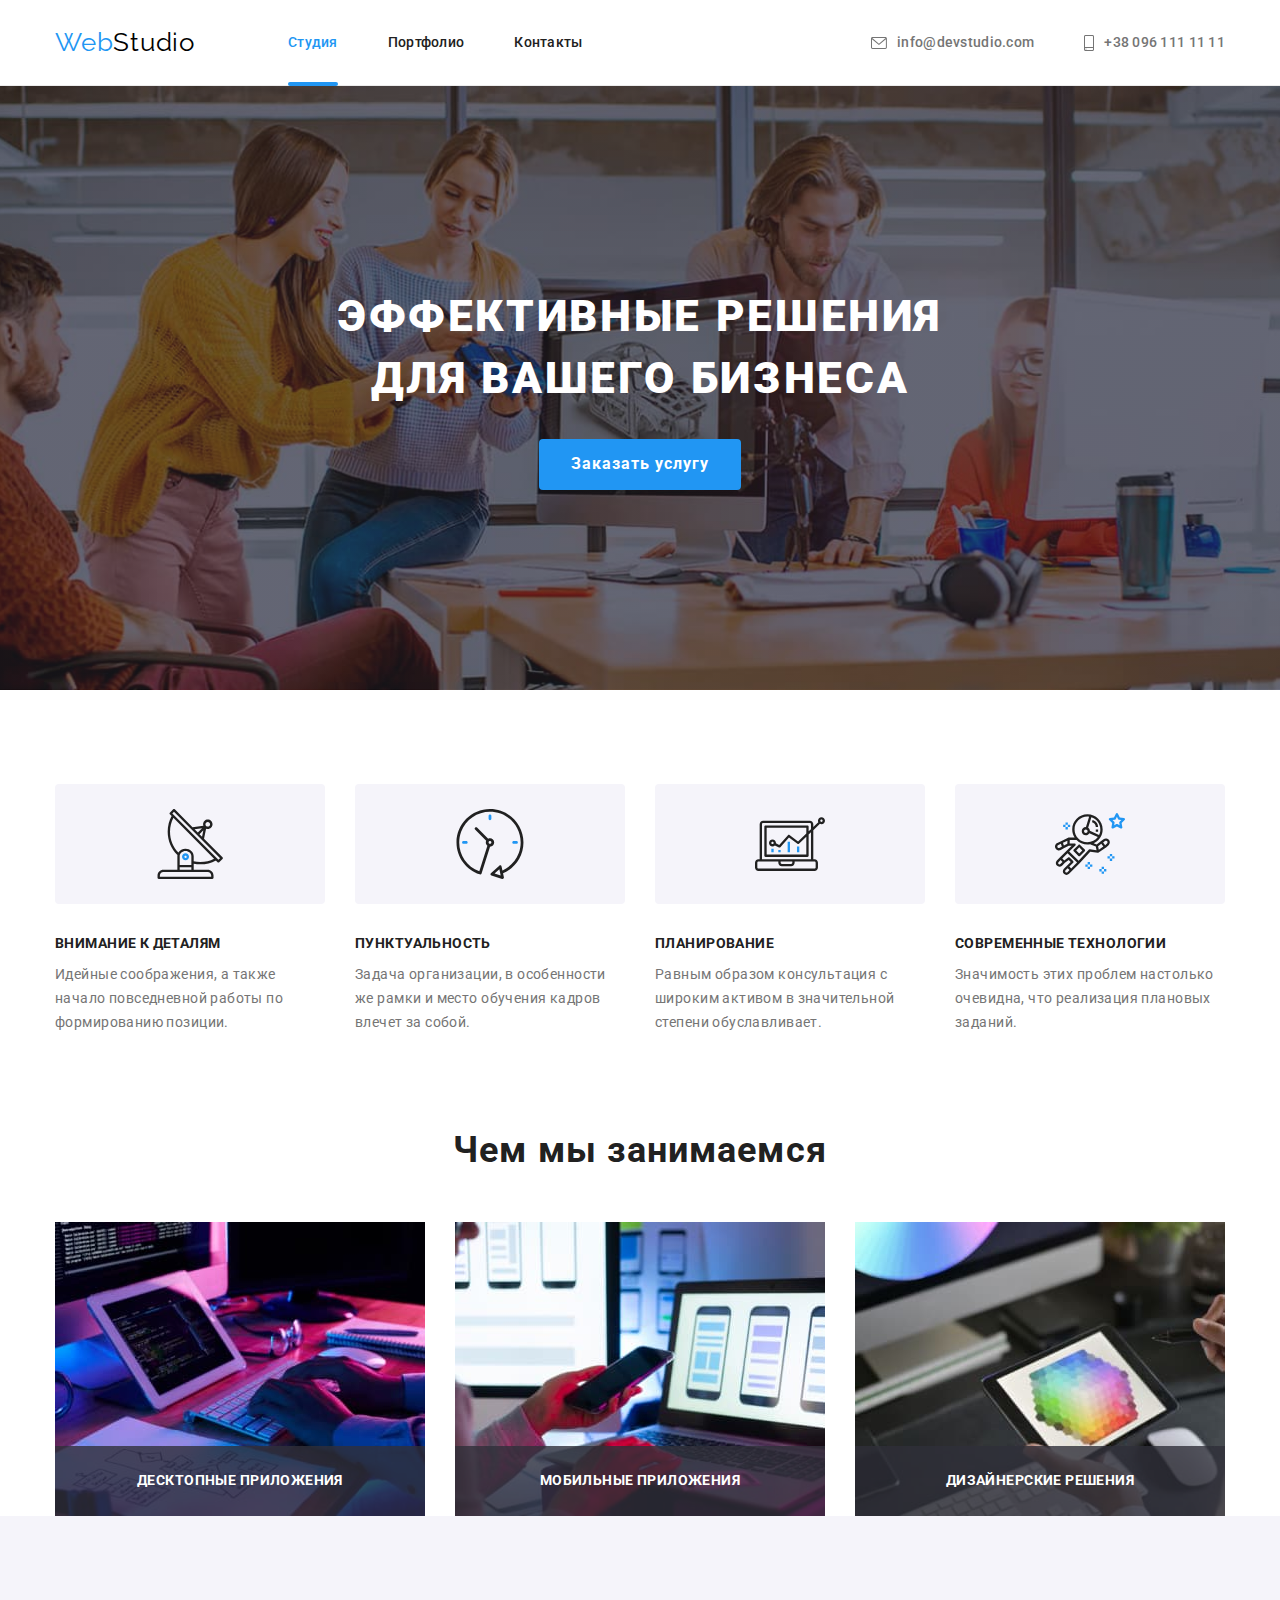
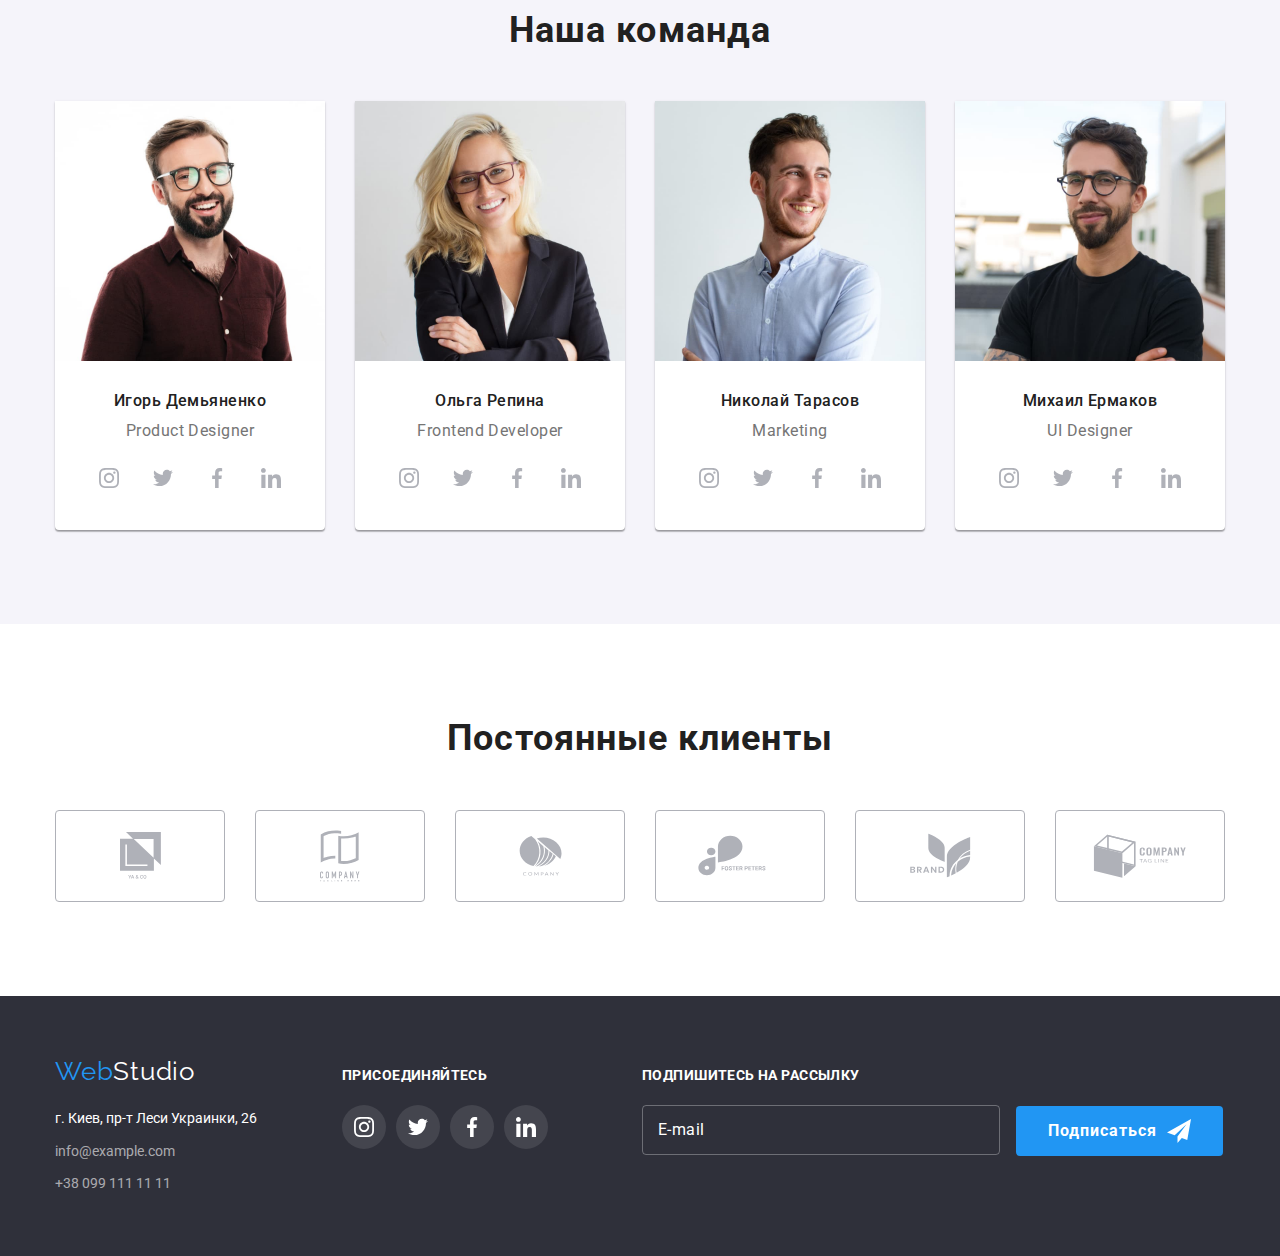
<file: index.html>
<!DOCTYPE html>
<html lang="ru">

<head>
  <meta charset="UTF-8" />
  <meta http-equiv="X-UA-Compatible" content="IE=edge" />
  <meta name="viewport" content="width=device-width, initial-scale=1.0" />
  <title>WebStudio</title>
  <link rel="preconnect" href="https://fonts.googleapis.com">
  <link rel="preconnect" href="https://fonts.gstatic.com" crossorigin>
  <link href="https://fonts.googleapis.com/css2?family=Raleway:wght@700&family=Roboto:wght@400;500;700;900&display=swap"
    rel="stylesheet">
  <link rel="stylesheet" href="https://cdnjs.cloudflare.com/ajax/libs/modern-normalize/1.1.0/modern-normalize.min.css">
  <link rel="stylesheet" href="./css/main.min.css">
</head>

<body>
  <!-- header -->
  <header class="header">
    <div class="container--header container">
      <a href="#" class="logo header__logo link">Web<span class="logo--change-color">Studio</span></a>
      <nav class="pagination">
        <ul class="pagination__list list">
          <li class="pagination__item">
            <a href="./index.html" class="pagination__link pagination__link--active  link">Студия</a>
          </li>

          <li class="pagination__item">
            <a href="./portfolio.html" class="pagination__link  link">Портфолио</a>
          </li>

          <li class="pagination__item">
            <a href="#contacts" class="pagination__link  link">Контакты</a>
          </li>
        </ul>
      </nav>

      <ul class="header-contacts list">
        <li class="header-contacts__item"><a href="mailto:info@devstudio.com" class="header-contacts__link  link">
            <svg class="header-contacts__icon" width="16px" height="12px">
              <use href="./images/icons.svg#icon-envelope"></use>
            </svg>
            info@devstudio.com</a>
        </li>

        <li class="header-contacts__item"><a href="tel:+380961111111" class="header-contacts__link  link">
            <svg class="header-contacts__icon" width="10px" height="16px">
              <use href="./images/icons.svg#icon-smartphone"></use>
            </svg>
            +38 096 111 11 11</a></li>
      </ul>
    </div>
  </header>

  <!-- hero   -->
  <main>
    <section class="hero section">
      <div class="container">
        <h1 class="title--hero title">Эффективные решения для вашего бизнеса</h1>
        <button type="button" class="button" data-modal-open>Заказать услугу</button>
      </div>
    </section>

    <!-- specifics -->
    <section class="specifics section">
      <div class="container">
        <h2 class="visually-hidden">Особенности</h2>
        <ul class="specifics__list list">
          <li class="specifics__item">
            <div class="specifics__wrap">
              <svg class="specifics__icon" height="70px" width="70px">
                <use href="./images/icons.svg#icon-satellite"></use>
              </svg>
            </div>
            <h3 class="title--specifics title">Внимание к деталям</h3>
            <p class="specifics__text">
              Идейные соображения, а также начало повседневной работы по формированию позиции.
            </p>
          </li>

          <li class="specifics__item">
            <div class="specifics__wrap">
              <svg class="specifics__icon" width="70px" height="70px">
                <use href="./images/icons.svg#icon-clock"></use>
              </svg>
            </div>
            <h3 class="title--specifics title">Пунктуальность</h3>
            <p class="specifics__text">
              Задача организации, в особенности же рамки и место обучения кадров влечет за собой.
            </p>
          </li>

          <li class="specifics__item">
            <div class="specifics__wrap">
              <svg class="specifics__icon" width="70px" height="70px">
                <use href="./images/icons.svg#icon-diagram"></use>
              </svg>
            </div>
            <h3 class="title--specifics title">Планирование</h3>
            <p class="specifics__text">
              Равным образом консультация с широким активом в значительной степени обуславливает.
            </p>
          </li>

          <li class="specifics__item">
            <div class="specifics__wrap">
              <svg class="specifics__icon" width="70px" height="70px">
                <use href="./images/icons.svg#icon-astronaut"></use>
              </svg>
            </div>
            <h3 class="title--specifics title">Современные технологии</h3>
            <p class="specifics__text">
              Значимость этих проблем настолько очевидна, что реализация плановых заданий.
            </p>
          </li>
        </ul>
      </div>
    </section>

    <!-- work -->
    <section class="work section--work">
      <div class="container">
        <h2 class="title--work title">Чем мы занимаемся</h2>
        <ul class="work__list list">
          <li class="work__item">
            <div class="work__wrap">
              <img src="./images/box-one.jpg" alt="человек пишет разметку сайта" width="370" />
              <p class="work__subtitle">Десктопные приложения</p>
            </div>
          </li>

          <li class="work__item">
            <div class="work__wrap">
              <img src="./images/box-two.jpg" alt="человек адаптирует сайт под мобильные устройства" width="370" />
              <p class="work__subtitle">Мобильные приложения</p>
            </div>
          </li>

          <li class="work__item">
            <div class="work__wrap"><img src="./images/box-three.jpg" alt="человек создает дизайн сайта" width="370" />
              <p class="work__subtitle">Дизайнерские решения</p>
            </div>
          </li>
        </ul>
      </div>
    </section>

    <!-- team -->
    <section class="team section">
      <div class="container">
        <h2 class="title--team title">Наша команда</h2>
        <ul class="team__list list">
          <li class="team__item">
            <img src="./images/igor-demyanenko.jpg" alt="фото Игоря Демьяненко" width="270" />
            <div class="team__inner">
              <h3 class="team__person">Игорь Демьяненко</h3>
              <p lang="en" class="team__profession">Product Designer</p>
              <ul class="social list">
                <li class="social__item">
                  <a class="social__link" href="">
                    <svg class="social__icon" height="50px" width="20px">
                      <use href="./images/icons.svg#icon-instagram"></use>
                    </svg>
                  </a>
                </li>
                <li class="social__item">
                  <a class="social__link" href="">
                    <svg class="social__icon" height="20px" width="20px">
                      <use href="./images/icons.svg#icon-twitter"></use>
                    </svg>
                  </a>
                </li>
                <li class="social__item">
                  <a class="social__link" href="">
                    <svg class="social__icon" height="20px" width="20px">
                      <use href="./images/icons.svg#icon-facebook"></use>
                    </svg>
                  </a>
                </li>
                <li class="social__item">
                  <a class="social__link" href="">
                    <svg class="social__icon" height="20px" width="20px">
                      <use href="./images/icons.svg#icon-linkedin"></use>
                    </svg>
                  </a>
                </li>
              </ul>
            </div>
          </li>

          <li class="team__item">
            <img src="./images/olga-repina.jpg" alt="фото Ольги Репиной" width="270" />
            <div class="team__inner">
              <h3 class="team__person">Ольга Репина</h3>
              <p lang="en" class="team__profession">Frontend Developer</p>
              <ul class="social list">
                <li class="social__item">
                  <a class="social__link" href="">
                    <svg class="social__icon" height="20px" width="20px">
                      <use href="./images/icons.svg#icon-instagram"></use>
                    </svg>
                  </a>
                </li>
                <li class="social__item">
                  <a class="social__link" href="">
                    <svg class="social__icon" height="20px" width="20px">
                      <use href="./images/icons.svg#icon-twitter"></use>
                    </svg>
                  </a>
                </li>
                <li class="social__item">
                  <a class="social__link" href="">
                    <svg class="social__icon" height="20px" width="20px">
                      <use href="./images/icons.svg#icon-facebook"></use>
                    </svg>
                  </a>
                </li>
                <li class="social__item">
                  <a class="social__link" href="">
                    <svg class="social__icon" height="20px" width="20px">
                      <use href="./images/icons.svg#icon-linkedin"></use>
                    </svg>
                  </a>
                </li>
              </ul>
            </div>
          </li>

          <li class="team__item">
            <img src="./images/nikolai-tarasov.jpg" alt="фото Николая Тарасова" width="270" />
            <div class="team__inner">
              <h3 class="team__person">Николай Тарасов</h3>
              <p lang="en" class="team__profession">Marketing</p>
              <ul class="social list">
                <li class="social__item">
                  <a class="social__link" href="">
                    <svg class="social__icon" height="20px" width="20px">
                      <use href="./images/icons.svg#icon-instagram"></use>
                    </svg>
                  </a>
                </li>
                <li class="social__item">
                  <a class="social__link" href="">
                    <svg class="social__icon" height="20px" width="20px">
                      <use href="./images/icons.svg#icon-twitter"></use>
                    </svg>
                  </a>
                </li>
                <li class="social__item">
                  <a class="social__link" href="">
                    <svg class="social__icon" height="20px" width="20px">
                      <use href="./images/icons.svg#icon-facebook"></use>
                    </svg>
                  </a>
                </li>
                <li class="social__item">
                  <a class="social__link" href="">
                    <svg class="social__icon" height="20px" width="20px">
                      <use href="./images/icons.svg#icon-linkedin"></use>
                    </svg>
                  </a>
                </li>
              </ul>
            </div>
          </li>

          <li class="team__item">
            <img src="./images/mikhail-ermakov.jpg" alt="фото Михаила Ермакова" width="270" />
            <div class="team__inner">
              <h3 class="team__person">Михаил Ермаков</h3>
              <p lang="en" class="team__profession">UI Designer</p>
              <ul class="social list">
                <li class="social__item">
                  <a class="social__link" href="">
                    <svg class="social__icon" height="20px" width="20px">
                      <use href="./images/icons.svg#icon-instagram"></use>
                    </svg>
                  </a>
                </li>
                <li class="social__item">
                  <a class="social__link" href="">
                    <svg class="social__icon" height="20px" width="20px">
                      <use href="./images/icons.svg#icon-twitter"></use>
                    </svg>
                  </a>
                </li>
                <li class="social__item">
                  <a class="social__link" href="">
                    <svg class="social__icon" height="20px" width="20px">
                      <use href="./images/icons.svg#icon-facebook"></use>
                    </svg>
                  </a>
                </li>
                <li class="social__item">
                  <a class="social__link" href="">
                    <svg class="social__icon" height="20px" width="20px">
                      <use href="./images/icons.svg#icon-linkedin"></use>
                    </svg>
                  </a>
                </li>
              </ul>
            </div>
          </li>
        </ul>
      </div>
    </section>

    <!-- clients -->
    <section class="clients section">
      <div class="container">
        <h2 class="title--clients title">Постоянные клиенты</h2>
        <ul class="clients__list list">
          <li class="clients__item">
            <a href="" class="clients__link link">
              <svg class="clients__icon" width="41px" height="47px">
                <use href="./images/icons.svg#icon-company-yaco"></use>
              </svg>
            </a>
          </li>

          <li class="clients__item">
            <a href="" class="clients__link link">
              <svg class="clients__icon" width="40px" height="52px">
                <use href="./images/icons.svg#icon-company-here"></use>
              </svg>
            </a>
          </li>

          <li class="clients__item">
            <a href="" class="clients__link link">
              <svg class="clients__icon" width="43px" height="41px">
                <use href="./images/icons.svg#icon-company-object"></use>
              </svg>
            </a>
          </li>

          <li class="clients__item">
            <a href="" class="clients__link link">
              <svg class="clients__icon" width="84px" height="41px">
                <use href="./images/icons.svg#icon-foster"></use>
              </svg>
            </a>
          </li>

          <li class="clients__item">
            <a href="" class="clients__link link">
              <svg class="clients__icon" width="63px" height="45px">
                <use href="./images/icons.svg#icon-company-brand"></use>
              </svg>
            </a>
          </li>

          <li class="clients__item">
            <a href="" class="clients__link link">
              <svg class="clients__icon" width="94px" height="44px">
                <use href="./images/icons.svg#icon-company-line"></use>
              </svg>
            </a>
          </li>
        </ul>
      </div>
    </section>

    <!-- footer -->
    <footer class="footer" id="contacts">
      <div class="container--footer container">
        <div>
          <a href="" class="logo footer__logo link">Web<span class="footer__logo--change-color">Studio</span></a>
          <address>
            <ul class="footer__list list">
              <li class="footer__item">
                <a href="https://goo.gl/maps/eR7fZNgkEcZo2k5L9" target="_blank" class="footer__link--addres link">г.
                  Киев,
                  пр-т
                  Леси
                  Украинки, 26</a>
              </li>

              <li class="footer__item">
                <a href="mailto:info@example.com" class="footer__link link">info@example.com</a>
              </li>

              <li class="footer__item">
                <a href="tel:+380991111111" class="footer__link link">+38 099 111 11 11</a>
              </li>
            </ul>
          </address>
        </div>

        <div class="footer__social">
          <strong class="title--footer-social title">присоединяйтесь</strong>
          <ul class="social list">
            <li class="social__item">
              <a class="social__link social__link--change-color" href="">
                <svg class="social__icon--change-color" height="20px" width="20px">
                  <use href="./images/icons.svg#icon-instagram"></use>
                </svg>
              </a>
            </li>
            <li class="social__item">
              <a class="social__link social__link--change-color" href="">
                <svg class="social__icon--change-color" height="20px" width="20px">
                  <use href="./images/icons.svg#icon-twitter"></use>
                </svg>
              </a>
            </li>
            <li class="social__item">
              <a class="social__link social__link--change-color" href="">
                <svg class="social__icon--change-color" height="20px" width="20px">
                  <use href="./images/icons.svg#icon-facebook"></use>
                </svg>
              </a>
            </li>
            <li class="social__item">
              <a class="social__link social__link--change-color" href="">
                <svg class="social__icon--change-color" height="20px" width="20px">
                  <use href="./images/icons.svg#icon-linkedin"></use>
                </svg>
              </a>
            </li>
          </ul>
        </div>

        <form action="#" class="subscribe">
          <strong class="title--subscribe title">Подпишитесь на рассылку</strong>
          <label class="subscribe__filed">
            <input type="email" name="user-email" class="subscribe__input" placeholder=" " required>
            <span class="subscribe__label">E-mail</span>
          </label>

          <button class="subscribe__button button" type="submit">Подписаться
            <svg class="subscribe__icon">
              <use href="./images/icons.svg#icon-send" width="24px" height="24px"></use>
            </svg>
          </button>
        </form>

      </div>
    </footer>
  </main>
  <!-- MODAL -->
  <div class="backdrop is-hidden" data-modal>
    <div class="modal">
      <button class="modal__icon" data-modal-close>
        <svg class="modal__icon--close" height="11px" width="11px">
          <use href="./images/icons.svg#icon-close"></use>
        </svg>
      </button>

      <form action="#" class="modal__contact">
        <strong class="title--modal title">Оставьте свои данные, мы вам перезвоним</strong>
        <label class="modal__filed">
          <span class="modal__label">Имя</span>
          <input type="text" name="user-name" class="modal__input" required>
          <svg class="contact__icon" height="18px" width="18px">
            <use href="./images/icons.svg#icon-person"></use>
          </svg>
        </label>

        <label class="modal__filed">
          <span class="modal__label">Телефон</span>
          <input type="tel" name="user-phone" class="modal__input" required>
          <svg class="contact__icon" height="18px" width="18px">
            <use href="./images/icons.svg#icon-phone"></use>
          </svg>
        </label>

        <label class="modal__filed">
          <span class="modal__label">Почта</span>
          <input type="email" name="user-email" class="modal__input" required>
          <svg class="contact__icon" height="18px" width="18px">
            <use href="./images/icons.svg#icon-email"></use>
          </svg>
        </label>

        <label class="modal__coment">
          <span class="modal__label">Комментарий</span>
          <textarea name="user-respone" class="modal__response" placeholder="Введите текст"></textarea>
        </label>

        <label class="modal__agreement">
          <input type="checkbox" name="agreement" value="agree" class="agreement__input visually-hidden" required>
          <svg class="agreement__icon" width="16px" height="15px">
            <use href="./images/icons.svg#icon-check"></use>
          </svg>
          <span class="agreement__text">Соглашаюсь с рассылкой и принимаю <a class="agreement__link" href="#">Условия
              договора</a></span>
        </label>
        <button type="submit" class="button modal__button">Отправить</button>
      </form>
    </div>
  </div>

  <script src="./js/modal.js"></script>
</body>

</html>
</file>
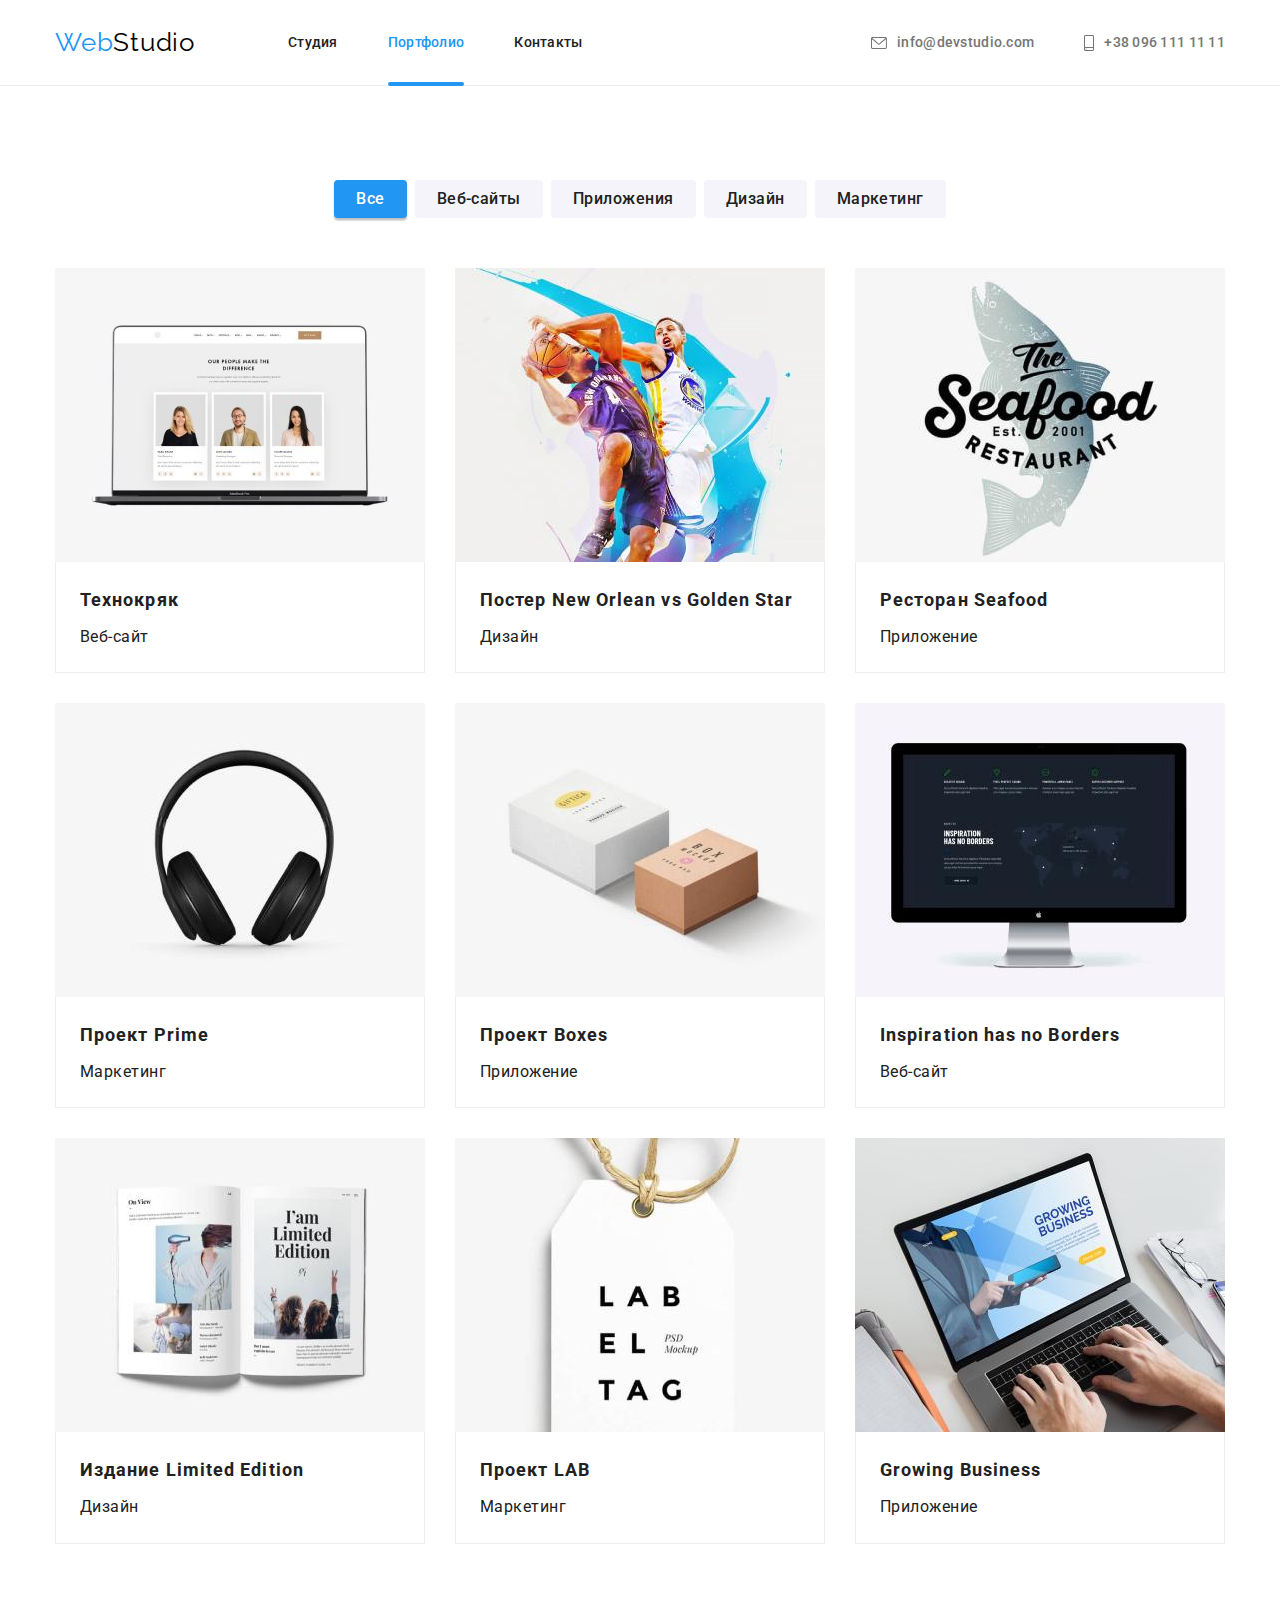
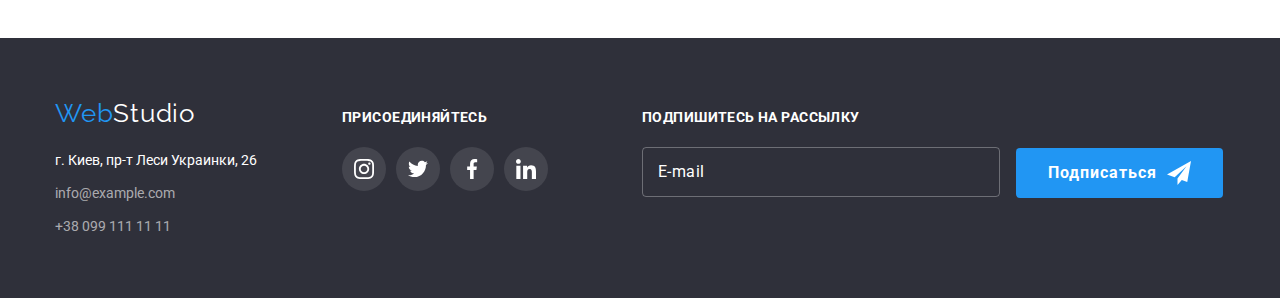
<file: portfolio.html>
<!DOCTYPE html>
<html lang="ru">

<head>
  <meta charset="UTF-8" />
  <meta http-equiv="X-UA-Compatible" content="IE=edge" />
  <meta name="viewport" content="width=device-width, initial-scale=1.0" />
  <title>WebStudio</title>
  <link rel="preconnect" href="https://fonts.googleapis.com">
  <link rel="preconnect" href="https://fonts.gstatic.com" crossorigin>
  <link href="https://fonts.googleapis.com/css2?family=Raleway:wght@700&family=Roboto:wght@400;500;700;900&display=swap"
    rel="stylesheet">
  <link rel="stylesheet" href="https://cdnjs.cloudflare.com/ajax/libs/modern-normalize/1.1.0/modern-normalize.min.css">
  <link rel="stylesheet" href="./css/main.min.css">

</head>

<body>
  <!-- header -->
  <header class="header">
    <div class="container--header container">
      <a href="#" class="logo header__logo link">Web<span class="logo--change-color">Studio</span></a>
      <nav class="pagination">
        <ul class="pagination__list list">
          <li class="pagination__item">
            <a href="./index.html" class="pagination__link   link">Студия</a>
          </li>

          <li class="pagination__item">
            <a href="./portfolio.html" class="pagination__link pagination__link--active  link">Портфолио</a>
          </li>

          <li class="pagination__item">
            <a href="#contacts" class="pagination__link  link">Контакты</a>
          </li>
        </ul>
      </nav>

      <ul class="header-contacts list">
        <li class="header-contacts__item"><a href="mailto:info@devstudio.com" class="header-contacts__link  link">
            <svg class="header-contacts__icon" width="16px" height="12px">
              <use href="./images/icons.svg#icon-envelope"></use>
            </svg>
            info@devstudio.com</a>
        </li>

        <li class="header-contacts__item"><a href="tel:+380961111111" class="header-contacts__link  link">
            <svg class="header-contacts__icon" width="10px" height="16px">
              <use href="./images/icons.svg#icon-smartphone"></use>
            </svg>
            +38 096 111 11 11</a></li>
      </ul>
    </div>
  </header>

  <main>
    <!-- portfolio -->
    <section class="portfolio section">
      <div class="container">
        <h1 class="visually-hidden">Портфолио</h1>
        <ul class="menu list">
          <li class="menu__item">
            <button type="button" class="menu__button menu__button--active">Все</button>
          </li>

          <li class="menu__item">
            <button type="button" class="menu__button">Веб-сайты</button>
          </li>

          <li class="menu__item">
            <button type="button" class="menu__button">Приложения</button>
          </li>

          <li class="menu__item">
            <button type="button" class="menu__button">Дизайн</button>
          </li>

          <li class="menu__item">
            <button type="button" class="menu__button">Маркетинг</button>
          </li>
        </ul>

        <ul class="projects list">
          <li class="project__item">
            <a href="" class="project__link link">
              <div class="project__overlay">
                <img src="./images/technocrack.jpg" alt="на экране ноутбука вебсайт" width="370">
                <p class="project__text">Ресурс предлагает комплексные предложения с разным уровнем функционала и
                  сервисов. Все это позволит
                  посетителю получить
                  исчерпывающие сведения о компании или частном лице.</p>
              </div>
              <div class="project__content">
                <h2 class="title--project title">Технокряк</h2>
                <p class="project__subtitle">Веб-сайт</p>
              </div>
            </a>

          </li>
          <li class="project__item">
            <a href="" class="project__link link">
              <div class="project__overlay">
                <img src="./images/poster-new-orl.jpg" alt="постер с изображением баскетболистов" width="370">
                <p class="project__text">Ресурс предлагает комплексные предложения с разным уровнем функционала и
                  сервисов. Все это позволит
                  посетителю получить
                  исчерпывающие сведения о компании или частном лице.</p>
              </div>
              <div class="project__content">
                <h2 class="title--project title">Постер New Orlean vs Golden Star</h2>
                <p class="project__subtitle">Дизайн</p>
              </div>
            </a>
          </li>
          <li class="project__item">
            <a href="" class="project__link link">
              <div class="project__overlay">
                <img src="./images/restaurant-seafood.jpg" alt="логотип ресторана" width="370">
                <p class="project__text">Ресурс предлагает комплексные предложения с разным уровнем функционала и
                  сервисов. Все это позволит
                  посетителю получить
                  исчерпывающие сведения о компании или частном лице.</p>
              </div>
              <div class="project__content">
                <h2 class="title--project title">Ресторан Seafood</h2>
                <p class="project__subtitle">Приложение</p>

              </div>
            </a>
          </li>
          <li class="project__item">
            <a href="" class="project__link link">
              <div class="project__overlay">
                <img src="./images/project-prime.jpg" alt="наушники" width="370">
                <p class="project__text">Ресурс предлагает комплексные предложения с разным уровнем функционала и
                  сервисов. Все это позволит
                  посетителю получить
                  исчерпывающие сведения о компании или частном лице.</p>
              </div>
              <div class="project__content">
                <h2 class="title--project title">Проект Prime</h2>
                <p class="project__subtitle">Маркетинг</p>
              </div>
            </a>
          </li>
          <li class="project__item">
            <a href="" class="project__link link">
              <div class="project__overlay">
                <img src="./images/project-boxes.jpg" alt="две коробки" width="370">
                <p class="project__text">Ресурс предлагает комплексные предложения с разным уровнем функционала и
                  сервисов. Все это позволит
                  посетителю получить
                  исчерпывающие сведения о компании или частном лице.</p>
              </div>
              <div class="project__content">
                <h2 class="title--project title">Проект Boxes</h2>
                <p class="project__subtitle">Приложение</p>
              </div>
            </a>
          </li>
          <li class="project__item">
            <a href="" class="project__link link">
              <div class="project__overlay">
                <img src="./images/inspiration.jpg" alt="вебсайт на экране монитора" width="370">
                <p class="project__text">Ресурс предлагает комплексные предложения с разным уровнем функционала и
                  сервисов. Все это позволит
                  посетителю получить
                  исчерпывающие сведения о компании или частном лице.</p>
              </div>
              <div class="project__content">
                <h2 class="title--project title">Inspiration has no Borders</h2>
                <p class="project__subtitle">Веб-сайт</p>
              </div>
            </a>
          </li>
          <li class="project__item">
            <a href="" class="project__link link">
              <div class="project__overlay">
                <img src="./images/limited-edition.jpg" alt="развертка журнала" width="370">
                <p class="project__text">Ресурс предлагает комплексные предложения с разным уровнем функционала и
                  сервисов. Все это позволит
                  посетителю получить
                  исчерпывающие сведения о компании или частном лице.</p>
              </div>
              <div class="project__content">
                <h2 class="title--project title">Издание Limited Edition</h2>
                <p class="project__subtitle">Дизайн</p>
              </div>
            </a>
          </li>
          <li class="project__item">
            <a href="" class="project__link link">
              <div class="project__overlay">
                <img src="./images/project-lab.jpg" alt="бирка" width="370">
                <p class="project__text">Ресурс предлагает комплексные предложения с разным уровнем функционала и
                  сервисов. Все это позволит
                  посетителю получить
                  исчерпывающие сведения о компании или частном лице.</p>
              </div>
              <div class="project__content">
                <h2 class="title--project title">Проект LAB</h2>
                <p class="project__subtitle">Маркетинг</p>
              </div>
            </a>
          </li>
          <li class="project__item">
            <a href="" class="project__link link">
              <div class="project__overlay">
                <img src="./images/growing-business.jpg" alt="человек печатает на лэптопе" width="370">
                <p class="project__text">Ресурс предлагает комплексные предложения с разным уровнем функционала и
                  сервисов. Все это позволит
                  посетителю получить
                  исчерпывающие сведения о компании или частном лице.</p>
              </div>
              <div class="project__content">
                <h2 class="title--project title">Growing Business</h2>
                <p class="project__subtitle">Приложение</p>
              </div>
            </a>
          </li>
        </ul>
      </div>

    </section>
  </main>

  <footer class="footer" id="contacts">
    <div class="container--footer container">
      <div>
        <a href="" class="logo footer__logo link">Web<span class="footer__logo--change-color">Studio</span></a>
        <address>
          <ul class="footer__list list">
            <li class="footer__item">
              <a href="https://goo.gl/maps/eR7fZNgkEcZo2k5L9" target="_blank" class="footer__link--addres link">г.
                Киев,
                пр-т
                Леси
                Украинки, 26</a>
            </li>

            <li class="footer__item">
              <a href="mailto:info@example.com" class="footer__link link">info@example.com</a>
            </li>

            <li class="footer__item">
              <a href="tel:+380991111111" class="footer__link link">+38 099 111 11 11</a>
            </li>
          </ul>
        </address>
      </div>

      <div class="footer__social">
        <strong class="title--footer-social title">присоединяйтесь</strong>
        <ul class="social list">
          <li class="social__item">
            <a class="social__link social__link--change-color" href="">
              <svg class="social__icon--change-color" height="20px" width="20px">
                <use href="./images/icons.svg#icon-instagram"></use>
              </svg>
            </a>
          </li>
          <li class="social__item">
            <a class="social__link social__link--change-color" href="">
              <svg class="social__icon--change-color" height="20px" width="20px">
                <use href="./images/icons.svg#icon-twitter"></use>
              </svg>
            </a>
          </li>
          <li class="social__item">
            <a class="social__link social__link--change-color" href="">
              <svg class="social__icon--change-color" height="20px" width="20px">
                <use href="./images/icons.svg#icon-facebook"></use>
              </svg>
            </a>
          </li>
          <li class="social__item">
            <a class="social__link social__link--change-color" href="">
              <svg class="social__icon--change-color" height="20px" width="20px">
                <use href="./images/icons.svg#icon-linkedin"></use>
              </svg>
            </a>
          </li>
        </ul>
      </div>

      <form action="#" class="subscribe">
        <strong class="title--subscribe title">Подпишитесь на рассылку</strong>
        <label class="subscribe__filed">
          <input type="email" name="user-email" class="subscribe__input" placeholder=" " required>
          <span class="subscribe__label">E-mail</span>
        </label>

        <button class="subscribe__button button" type="submit">Подписаться
          <svg class="subscribe__icon">
            <use href="./images/icons.svg#icon-send" width="24px" height="24px"></use>
          </svg>
        </button>
      </form>

    </div>
  </footer>
</body>

</html>
</file>
<file: css/main.min.css>
body{background-color:#fff;color:#757575;font-family:"Roboto",sans-serif}h1,h2,h3,p,ul{margin:0;padding:0}img{display:block;max-width:100%;height:auto}.link{list-style-type:none;text-decoration:none}.list{list-style-type:none}.visually-hidden{position:absolute;white-space:nowrap;width:1px;height:1px;overflow:hidden;border:0;padding:0;clip:rect(0 0 0 0);-webkit-clip-path:inset(50%);clip-path:inset(50%);margin:-1px}.container{width:1200px;margin-left:auto;margin-right:auto;padding-right:15px;padding-left:15px}.container--header{display:flex;align-items:center}.container--footer{align-items:baseline;display:flex}.section{padding-top:94px;padding-bottom:94px}.section--work{padding-top:0}.title{font-size:14px;line-height:1.4;letter-spacing:.03em;color:#212121}.title--clients{font-size:36px;line-height:1.16;text-align:center;letter-spacing:.03em;color:#212121;margin-bottom:50px}.title--footer-social{display:block;margin-bottom:20px;text-transform:uppercase;color:#fff}.title--hero{margin-right:auto;margin-left:auto;margin-bottom:30px;width:696px;color:#fff;font-weight:900;font-size:44px;line-height:1.4;text-transform:uppercase;text-align:center;letter-spacing:.06em}.title--modal{display:block;text-align:center;margin-bottom:12px;font-size:20px;line-height:1.15}.title--project{margin-bottom:4px;font-size:18px;line-height:2;letter-spacing:.06em}.title--specifics{margin-bottom:10px;text-transform:uppercase}.title--subscribe{display:block;margin-bottom:20px;text-transform:uppercase;color:#fff}.title--team{margin-bottom:50px;font-weight:700;font-size:36px;line-height:1.16;text-align:center}.title--work{margin-bottom:50px;font-size:36px;line-height:1.2;text-align:center}.header{border-bottom:1px solid #ececec}.logo{color:#2196f3;font-family:"Raleway",sans-serif;font-size:26px;line-height:1.2;letter-spacing:.03em}.logo--change-color{color:#000}.header__logo{margin-right:93px;padding-top:24px;padding-bottom:24px}.pagination__list,.header-contacts{display:flex;font-weight:500;font-size:14px;line-height:1.5;letter-spacing:.02em}.pagination__link{color:#212121;display:block;padding-top:32px;padding-bottom:32px;transition:color 250ms cubic-bezier(0.4, 0, 0.2, 1)}.pagination__link--active{color:#2196f3}.pagination__link:hover,.pagination__link:focus{color:#2196f3}.pagination__item{position:relative}.pagination__item:not(:last-child){margin-right:50px}.pagination__link--active::after{content:"";position:absolute;display:block;width:100%;height:4px;border-radius:2px;bottom:0;left:0;background-color:#2196f3;transform:translateY(1px)}.header-contacts{margin-left:auto}.header-contacts__item:not(:last-child){margin-right:50px}.header-contacts__link{display:flex;align-items:center;color:#757575;transition:color 250ms cubic-bezier(0.4, 0, 0.2, 1)}.header-contacts__link:hover,.header-contacts__link:focus{color:#2196f3}.header-contacts__icon{display:flex;align-items:center;margin-right:10px;fill:#757575;transition:fill 250ms cubic-bezier(0.4, 0, 0.2, 1)}.header-contacts__link:hover .header-contacts__icon,.header-contacts__link:focus .header-contacts__icon{fill:#2196f3}.hero{background-color:#2f303a;background-image:linear-gradient(rgba(47, 48, 58, 0.4), rgba(47, 48, 58, 0.4)),url(../images/hero-img.jpg);background-repeat:no-repeat;background-position:center;background-size:cover;max-width:1600px;margin:0 auto;padding-top:200px;padding-bottom:200px}.button{display:block;margin-right:auto;margin-left:auto;padding:10px 32px;border-radius:4px;min-width:200px;border:0ch;background-color:#2196f3;color:#fff;font-family:inherit;font-weight:700;font-size:16px;line-height:1.9;text-align:center;letter-spacing:.06em;transition:background-color 250ms cubic-bezier(0.4, 0, 0.2, 1)}.button:focus,.button:hover{cursor:pointer;background-color:#188ce8}.specifics__wrap{background-color:#f5f4fa;border-radius:4px;height:120px;width:270px;margin-bottom:30px;display:flex;justify-content:center;align-items:center}.specifics__list{display:flex;margin-right:-30px}.specifics__item{flex-basis:calc(25% - 30px);margin-right:30px}.specifics__text{font-size:14px;line-height:1.7;letter-spacing:.03em}.work__list{display:flex;margin-right:-30px}.work__item{flex-basis:calc(33.3333333333% - 30px);margin-right:30px}.work__wrap{position:relative}.work__subtitle{position:absolute;bottom:0;left:0;width:100%;height:70px;display:flex;justify-content:center;align-items:center;font-weight:700;font-size:14px;line-height:1.14;text-align:center;letter-spacing:.03em;text-transform:uppercase;color:#fff;background-color:rgba(47,48,58,.8)}.team{background-color:#f5f4fa}.team__list{display:flex;margin-right:-30px}.team__item{flex-basis:calc(25% - 30px);margin-right:30px;background-color:#fff;border-radius:0px 0px 4px 4px;box-shadow:0px 1px 3px rgba(0,0,0,.12),0px 1px 1px rgba(0,0,0,.14),0px 2px 1px rgba(0,0,0,.2)}.team__inner{padding:30px 32px}.team__person{margin-bottom:10px;color:#212121;font-weight:500;font-size:16px;line-height:1.2;text-align:center;letter-spacing:.03em}.team__profession{font-size:16px;line-height:1.2;text-align:center;letter-spacing:.03em;margin-bottom:16px}.social{width:100%;display:flex;justify-content:space-between}.social__link{display:flex;justify-content:center;align-items:center;width:44px;height:44px;border-radius:50%;background-color:#fff;outline:rgba(0,0,0,0);transition:background-color 250ms cubic-bezier(0.4, 0, 0.2, 1)}.social__link:hover,.social__link:focus{background-color:#2196f3}.social__icon{fill:#afb1b8;transition:fill 250ms cubic-bezier(0.4, 0, 0.2, 1)}.social__link:hover .social__icon,.social__link:focus .social__icon{fill:#fff}.clients__list{display:flex;margin-right:-30px}.clients__item{flex-basis:calc(16.6666666667% - 30px);margin-right:30px}.clients__link{display:flex;justify-content:center;align-items:center;width:170px;height:92px;border:1px solid #afb1b8;border-radius:4px;background-color:#fff;color:#afb1b8;outline:rgba(0,0,0,0);transition:border-color 250ms cubic-bezier(0.4, 0, 0.2, 1),color 250ms cubic-bezier(0.4, 0, 0.2, 1)}.clients__link:hover,.clients__link:focus{border-color:#2196f3;color:#2196f3}.clients__icon{fill:currentColor}.footer{padding-top:60px;padding-bottom:60px;background-color:#2f303a}.footer__logo{display:inline-block;margin-bottom:20px}.footer__logo--change-color{color:#fff}.footer__list{font-style:normal;font-size:14px;line-height:1.7}.footer__item:not(:last-child){margin-bottom:9px}.footer__link{color:rgba(255,255,255,.6);transition:color 250ms cubic-bezier(0.4, 0, 0.2, 1)}.footer__link:hover,.footer__link:focus{color:#2196f3}.footer__link--addres{color:#fff;transition:color 250ms cubic-bezier(0.4, 0, 0.2, 1)}.footer__link--addres:hover,.footer__link--addres:focus{color:#2196f3}.footer__social{width:206px;margin-left:85px}.social__link--change-color{background-color:rgba(255,255,255,.1)}.social__icon--change-color{fill:#fff}.subscribe{margin-left:94px;flex-grow:1}.subscribe__filed{position:relative;display:inline-block}.subscribe__input{width:358px;height:50px;padding-left:16px;color:#fff;background-color:rgba(0,0,0,0);border:1px solid rgba(255,255,255,.3);border-radius:4px;outline:rgba(0,0,0,0);transition:background-color 250ms cubic-bezier(0.4, 0, 0.2, 1)}.subscribe__label{position:absolute;top:50%;left:16px;transform:translateY(-50%);font-size:16px;line-height:1.25;letter-spacing:.03em;color:#fff;transition:transform 250ms cubic-bezier(0.4, 0, 0.2, 1)}.subscribe__input:not(:-moz-placeholder-shown)+.subscribe__label{transform:translate(-65px, -50%) scale(0.8)}.subscribe__input:not(:-ms-input-placeholder)+.subscribe__label{transform:translate(-65px, -50%) scale(0.8)}.subscribe__input:focus+.subscribe__label,.subscribe__input:not(:placeholder-shown)+.subscribe__label{transform:translate(-65px, -50%) scale(0.8)}.subscribe__button{display:inline-flex;align-items:center;text-align:center;font-size:16px;line-height:1.9;letter-spacing:.06em;margin-left:12px}.subscribe__icon{margin-left:10px;width:24px;height:24px;fill:#fff}.subscribe__input:focus{border-color:#2196f3}.subscribe__input:not(:-moz-placeholder-shown)+.subscribe__text{transform:translate(-65px, -50%) scale(0.8)}.subscribe__input:not(:-ms-input-placeholder)+.subscribe__text{transform:translate(-65px, -50%) scale(0.8)}.subscribe__input:not(:placeholder-shown)+.subscribe__text{transform:translate(-65px, -50%) scale(0.8)}.menu{display:flex;justify-content:center;margin-bottom:50px}.menu__item:not(:last-child){margin-right:8px}.menu__button{padding:6px 22px;border-radius:4px;border:0;font-family:inherit;text-align:center;background-color:#f5f4fa;color:#212121;letter-spacing:.03em;font-weight:500;font-size:16px;line-height:1.6;cursor:pointer;transition:background-color 250ms cubic-bezier(0.4, 0, 0.2, 1),color 250ms cubic-bezier(0.4, 0, 0.2, 1),box-shadow 250ms cubic-bezier(0.4, 0, 0.2, 1)}.menu__button--active{background-color:#2196f3;color:#fff;box-shadow:0px 3px 1px rgba(0,0,0,.1),0px 1px 2px rgba(0,0,0,.08),0px 2px 2px rgba(0,0,0,.12)}.menu__button:hover,.menu__button:focus{background-color:#2196f3;color:#fff;box-shadow:0px 3px 1px rgba(0,0,0,.1),0px 1px 2px rgba(0,0,0,.08),0px 2px 2px rgba(0,0,0,.12)}.menu__button--active{background-color:#2196f3;color:#fff;box-shadow:0px 3px 1px rgba(0,0,0,.1),0px 1px 2px rgba(0,0,0,.08),0px 2px 2px rgba(0,0,0,.12)}.projects{display:flex;flex-wrap:wrap;margin-left:-30px;margin-top:-30px}.project__item{flex-basis:calc(33.3333333333% - 30px);margin-left:30px;margin-top:30px}.project__content{padding:20px 24px;background:#fff;border:1px solid #eee;border-top:0}.project__subtitle{font-size:16px;line-height:1.9;letter-spacing:.03em;color:#212121}.project__link{display:block;transition:box-shadow 250ms cubic-bezier(0.4, 0, 0.2, 1)}.project__link:hover,.project__link:focus{box-shadow:0px 1px 1px rgba(0,0,0,.12),0px 4px 4px rgba(0,0,0,.06),1px 4px 6px rgba(0,0,0,.16)}.project__overlay{position:relative;overflow:hidden}.project__text{position:absolute;top:0;left:0;transform:translateY(100%);width:100%;height:100%;padding:63px 24px;background-color:rgba(33,150,243,.9);color:#fff;font-size:18px;line-height:1.56;letter-spacing:.03em;transition:transform 250ms cubic-bezier(0.4, 0, 0.2, 1)}.project__link:hover .project__text,.project__link:focus .project__text{transform:translateY(0)}.backdrop{position:fixed;width:100vw;height:100vh;top:0;left:0;background-color:rgba(0,0,0,.2);transition:opacity 250ms cubic-bezier(0.4, 0, 0.2, 1),visibility 250ms cubic-bezier(0.4, 0, 0.2, 1)}.is-hidden{visibility:hidden;opacity:0;pointer-events:none}.is-hidden .modal{transform:translate(-50%, -50%) scale(1.5)}.modal{position:absolute;top:50%;left:50%;transform:translate(-50%, -50%);padding:40px;width:528px;min-height:581px;background:#fff;box-shadow:0px 1px 3px rgba(0,0,0,.12),0px 1px 1px rgba(0,0,0,.14),0px 2px 1px rgba(0,0,0,.2);border-radius:4px;transition:transform 250ms cubic-bezier(0.4, 0, 0.2, 1)}.modal__icon{position:absolute;display:flex;justify-content:center;align-items:center;top:8px;right:8px;width:30px;height:30px;border-radius:50%;background-color:rgba(0,0,0,0);border:2px solid rgba(0,0,0,.1);color:#2196f3;transition:border-color 250ms cubic-bezier(0.4, 0, 0.2, 1)}.modal__icon:hover,.modal__icon:focus{border-color:#2196f3}.modal__icon--close{transition:fill 250ms cubic-bezier(0.4, 0, 0.2, 1),transform 250ms cubic-bezier(0.4, 0, 0.2, 1)}.modal__icon:hover .modal__icon--close,.modal__icon:focus .modal__icon--close{fill:#2196f3;transform:rotate(90deg)}.modal__filed{position:relative;width:100%;display:block;margin-bottom:10px}.modal__coment{position:relative;width:100%;display:block;margin-bottom:20px}.contact__icon{position:absolute;top:50%;left:12px;transition:fill 250ms cubic-bezier(0.4, 0, 0.2, 1)}.modal__input:focus+.contact__icon{fill:#2196f3}.modal__label{font-size:12px;line-height:1.16;letter-spacing:.01em;color:#212121}.modal__input{padding-left:42px;width:100%;height:40px;background-color:rgba(0,0,0,0);outline:rgba(0,0,0,0);border:1px solid rgba(33,33,33,.2);box-sizing:border-box;border-radius:4px;transition:border-color 250ms cubic-bezier(0.4, 0, 0.2, 1)}.modal__input:focus{border-color:#2196f3}.modal__response{padding:12px 16px;width:100%;resize:none;height:120px;background-color:rgba(0,0,0,0);outline:rgba(0,0,0,0);border:1px solid rgba(33,33,33,.2);box-sizing:border-box;border-radius:4px;transition:border-color 250ms cubic-bezier(0.4, 0, 0.2, 1)}.modal__response:focus{border-color:#2196f3}.modal__response::-moz-placeholder{font-size:12px;line-height:14px;letter-spacing:.01em;color:rgba(117,117,117,.5)}.modal__response:-ms-input-placeholder{font-size:12px;line-height:14px;letter-spacing:.01em;color:rgba(117,117,117,.5)}.modal__response::placeholder{font-size:12px;line-height:14px;letter-spacing:.01em;color:rgba(117,117,117,.5)}.modal__agreement{display:block;text-align:center;margin-bottom:30px}.modal__button{display:block;margin:0 auto;transition:box-shadow 250ms cubic-bezier(0.4, 0, 0.2, 1)}.modal__button:hover,.modal__button:focus{box-shadow:0px 4px 4px rgba(0,0,0,.15)}.agreement__input{position:absolute}.agreement__icon{background-color:rgba(0,0,0,0);fill:rgba(0,0,0,0);border:2px solid #000;border-radius:2px;box-shadow:0px 4px 4px rgba(0,0,0,.25);transition:background-color 250ms cubic-bezier(0.4, 0, 0.2, 1),border-color 250ms cubic-bezier(0.4, 0, 0.2, 1),fill 250ms cubic-bezier(0.4, 0, 0.2, 1)}.agreement__input:checked+.agreement__icon{fill:#fff;background-color:#2196f3;border-color:rgba(0,0,0,0)}.agreement__input:focus+.agreement__icon{border-color:#2196f3}.agreement__text{margin-left:7px;font-size:14px;line-height:1.7;letter-spacing:.03em;color:#212121}.agreement__text:link{color:#2196f3}/*# sourceMappingURL=main.min.css.map */
</file>
